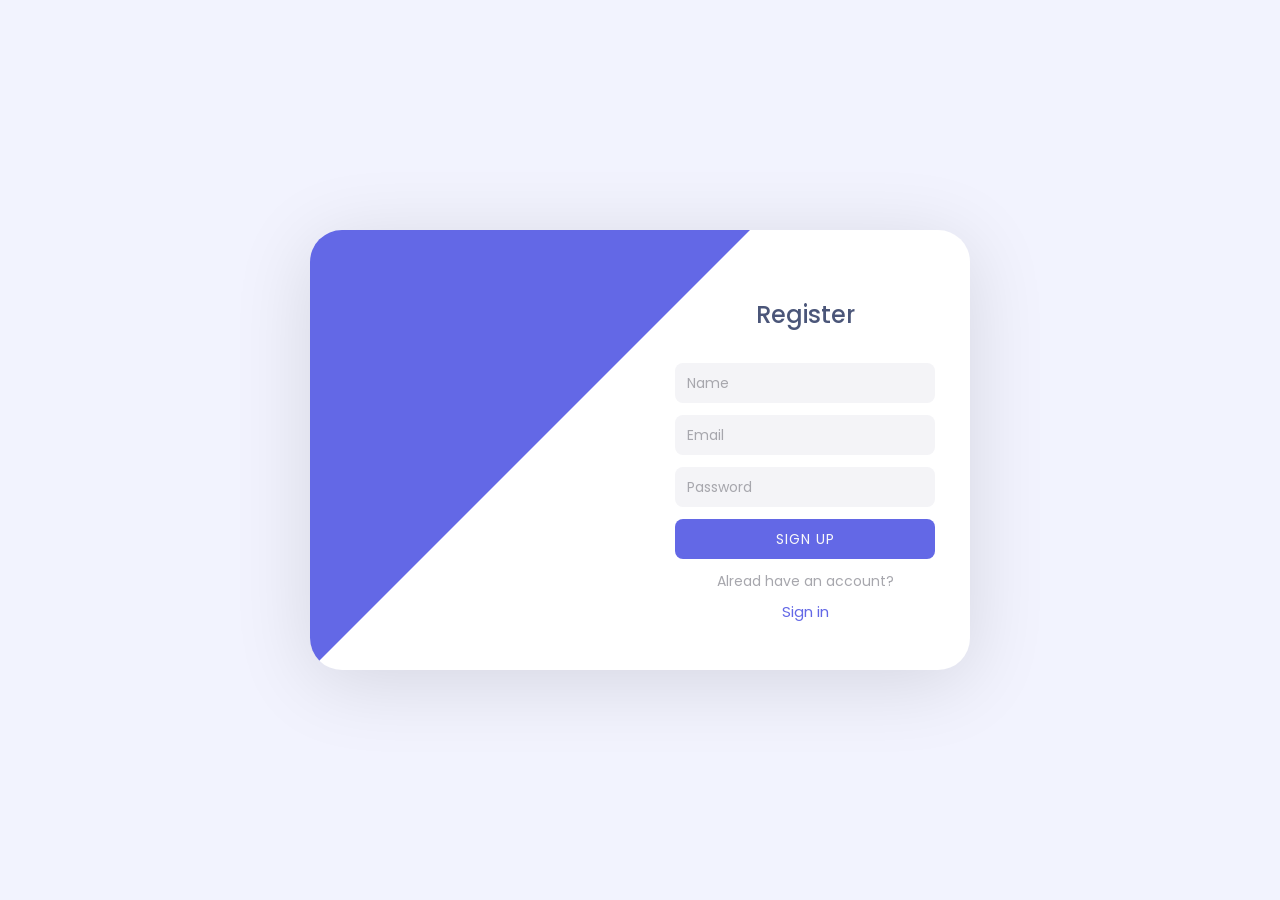
<file: index.html>
<!DOCTYPE html>
<html lang="en">
  <head>
    <meta charset="UTF-8" />
    <meta http-equiv="X-UA-Compatible" content="IE=edge" />
    <meta name="viewport" content="width=device-width, initial-scale=1.0" />
    <title>Logins</title>
    <link rel="stylesheet" href="assets/style_login.css" />
    <link rel="preconnect" href="https://fonts.googleapis.com" />
    <link rel="preconnect" href="https://fonts.gstatic.com" crossorigin />
    <link
      href="https://fonts.googleapis.com/css2?family=Poppins:wght@400;500;600&display=swap"
      rel="stylesheet"
    />
  </head>
  <body>
    <div class="card">
      <div class="card-bg card-bg-1"></div>
      <div class="card-bg card-bg-2"></div>
      <img class="logo logo-1" src="assets/logo.svg" />
      <img class="logo logo-2" src="assets/logo.svg" />
      <div class="form signin">
        <form>
          <h2>Login</h2>
          <input type="text" placeholder="Email" />
          <input type="password" placeholder="Password" />
          <p>Forgot password?</p>
          <button>SIGN IN</button>
          <a onclick="toggleView()">Don't have an account? <em>Sign up</em></a>
        </form>
      </div>
      <div class="form signup active">
        <form action="dashboard.html">
          <h2>Register</h2>
          <input type="text" placeholder="Name" />
          <input type="email" placeholder="Email" />
          <input type="password" placeholder="Password" />
          <button >SIGN UP</button>
          <a onclick="toggleView()">Alread have an account? <em>Sign in</em></a>
        </form>
      </div>
    </div>
    <script src="main.js"></script>
  </body>
</html>
</file>
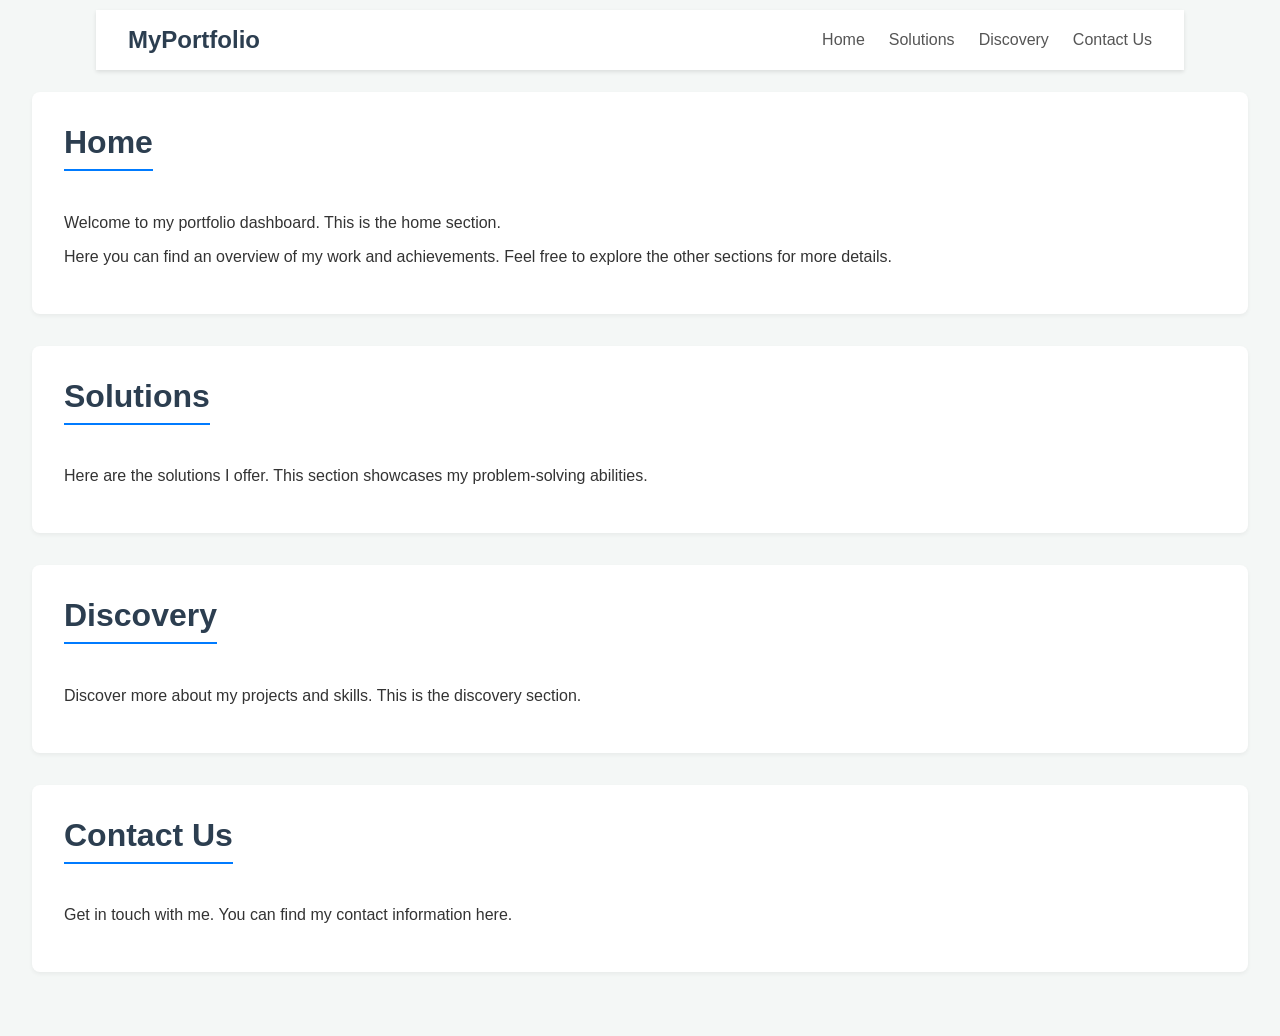
<file: dashboard.html>
<!DOCTYPE html>
<html lang="en">
<head>
    <meta charset="UTF-8">
    <meta name="viewport" content="width=device-width, initial-scale=1.0">
    <title>My Portfolio Dashboard</title>
    <link rel="stylesheet" href="assets/style_dash.css">
</head>
<body>
    <header>
        <nav>
            <div class="logo">MyPortfolio</div>
            <ul>
                <li><a href="#home">Home</a></li>
                <li><a href="#solutions">Solutions</a></li>
                <li><a href="#discovery">Discovery</a></li>
                <li><a href="#contact-us">Contact Us</a></li>
            </ul>
        </nav>
    </header>

    <main>
        <section id="home">
            <h2>Home</h2>
            <p>Welcome to my portfolio dashboard. This is the home section.</p>
            <p>Here you can find an overview of my work and achievements. Feel free to explore the other sections for more details.</p>
        </section>
        <section id="solutions">
            <h2>Solutions</h2>
            <p>Here are the solutions I offer. This section showcases my problem-solving abilities.</p>
        </section>
        <section id="discovery">
            <h2>Discovery</h2>
            <p>Discover more about my projects and skills. This is the discovery section.</p>
        </section>
        <section id="contact-us">
            <h2>Contact Us</h2>
            <p>Get in touch with me. You can find my contact information here.</p>
        </section>
    </main>
</body>
</html>
</file>
<file: assets/style_login.css>
* {
  box-sizing: border-box;
}

body {
  margin: 0;
  background: #f2f3fe;
  color: #4b5679;
  height: 100vh;
  display: grid;
  place-items: center;
  overflow: hidden;
  font-family: "Euclid Circular B", "Poppins";
}

:root {
  --color-primary: #6368e6;
}

.card {
  position: relative;
  overflow: hidden;
  width: 660px;
  height: 440px;
  border-radius: 32px;
  background: #ffffff;
  box-shadow: 0 12px 80px rgba(0, 0, 0, 0.12);
}

.card-bg {
  position: absolute;
  z-index: 2;
  top: 0;
  bottom: 0;
  left: 0;
  width: 860px;
  height: 440px;
  rotate: -45deg;
  transform-origin: 0% 100%;
  background: var(--color-primary);
}

.card-bg-2 {
  background: var(--color-primary);
  rotate: 0deg;
  opacity: 0;
  right: 0;
  left: auto;
  transform-origin: 100% 100%;
}

@keyframes card-bg-signup {
  0% {
    rotate: -45deg;
  }
  50% {
    opacity: 1;
  }
  50%,
  100% {
    rotate: 0deg;
  }
  50.01%,
  100% {
    opacity: 0;
  }
}

@keyframes card-bg-signin {
  0% {
    opacity: 0;
    rotate: 0deg;
  }
  50% {
    rotate: 0deg;
    opacity: 0;
  }
  50%,
  100% {
    rotate: 0;
  }
  50.01%,
  100% {
    opacity: 1;
  }
  100% {
    rotate: -45deg;
  }
}

@keyframes card-bg-2-signup {
  0%,
  50% {
    rotate: 0;
    opacity: 0;
  }
  50.01% {
    opacity: 1;
    rotate: 0deg;
  }
  100% {
    opacity: 1;
    rotate: 45deg;
  }
}

@keyframes card-bg-2-signin {
  0% {
    rotate: 45deg;
    opacity: 1;
  }
  50%,
  100% {
    rotate: 0deg;
    opacity: 1;
  }
  50.01%,
  100% {
    opacity: 0;
  }
}

.card-bg-1.signup {
  animation: card-bg-signup 1.5s both;
}

.card-bg-1.signin {
  animation: card-bg-signin 1.5s both;
}

.card-bg-2.signup {
  animation: card-bg-2-signup 1.5s both;
}

.card-bg-2.signin {
  animation: card-bg-2-signin 1.5s both;
}

.logo {
  position: absolute;
  top: 72px;
  z-index: 2;
  height: 24px;
  transition: 0.3s;
  opacity: 0;
}

.logo-1 {
  translate: -180px 0;
  left: 48px;
}

.logo-2 {
  translate: 180px 0;
  right: 48px;
}

.card-bg.signin ~ .logo-1,
.card-bg.signup ~ .logo-2 {
  opacity: 1;
  translate: 0;
  transition: 0.3s 1.25s;
}

.form {
  position: absolute;
  z-index: 3;
  top: 0;
  left: 0;
  bottom: 0;
  width: 50%;
  display: grid;
  place-items: center;
}

.form h2 {
  text-align: center;
  font-weight: 500;
}

.form form {
  display: grid;
  gap: 12px;
  opacity: 0;
  transition: 0.3s;
}

.form a {
  display: inline-flex;
  flex-direction: column;
  gap: 8px;
  color: #a7a7ad;
  cursor: pointer;
  font-size: 14px;
  text-align: center;
}

.form p {
  font-size: 14px;
  text-align: center;
  margin: 8px 0;
  color: #a7a7ad;
}

.form a em {
  display: block;
  font-style: normal;
  font-size: 15px;
  color: var(--color-primary);
}

.form.signup {
  translate: 100% 0;
}

.form.signup form {
  translate: 320px 0;
}

.form.signin form {
  translate: -320px 0;
}

.form.signup.active form,
.form.signin.active form {
  opacity: 1;
  translate: 0;
  transition: 0.5s 1s;
}

form input {
  width: 260px;
  padding: 0 12px;
  font-size: 14px;
  background: #f4f4f7;
}

form input::placeholder {
  color: #a7a7ad;
}

input,
button {
  border: 0;
  border-radius: 8px;
  height: 40px;
  font-family: inherit;
  font-size: 16px;
}

form button {
  color: #f9f9f9;
  background: var(--color-primary);
  letter-spacing: 1px;
  font-size: 14px;
}
</file>
<file: assets/style_dash.css>
/* General Body Styles */
body {
    font-family: -apple-system, BlinkMacSystemFont, "Segoe UI", Roboto, Helvetica, Arial, sans-serif;
    margin: 0;
    padding: 0;
    background-color: #f4f7f6;
    color: #333;
    scroll-behavior: smooth;
}

/* Header and Navigation Bar */
header {
    background-color: #ffffff;
    box-shadow: 0 2px 4px rgba(0, 0, 0, 0.1);
    padding: 0 2rem;
    position: sticky;
    top: 10px;
    width: 80%;
    align-items: center;
    margin: auto
}

nav {
    display: flex;
    justify-content: space-between;
    align-items: center;
    height: 60px;
}

/* Logo Styling */
.logo {
    font-size: 1.5rem;
    font-weight: bold;
    color: #2c3e50;
}

/* Navigation Links */
nav ul {
    list-style: none;
    margin: 0;
    padding: 0;
    display: flex;
    gap: 1.5rem;
}

nav ul li {
    display: inline;
}

nav ul li a {
    text-decoration: none;
    color: #555;
    font-weight: 500;
    padding: 5px 0;
    position: relative;
    transition: color 0.3s ease;
}

nav ul li a:hover {
    color: #007bff;
}

nav ul li a::after {
    content: '';
    position: absolute;
    width: 0;
    height: 2px;
    bottom: -2px;
    left: 0;
    background-color: #007bff;
    transition: width 0.3s ease;
}

nav ul li a:hover::after {
    width: 100%;
}

/* Main Content and Sections */
main {
    padding: 2rem;
}

section {
    padding: 2rem;
    margin-bottom: 2rem;
    background-color: #ffffff;
    border-radius: 8px;
    box-shadow: 0 2px 4px rgba(0, 0, 0, 0.05);
}

section h2 {
    font-size: 2rem;
    color: #2c3e50;
    margin-top: 0;
    border-bottom: 2px solid #007bff;
    padding-bottom: 0.5rem;
    display: inline-block;
}
</file>
